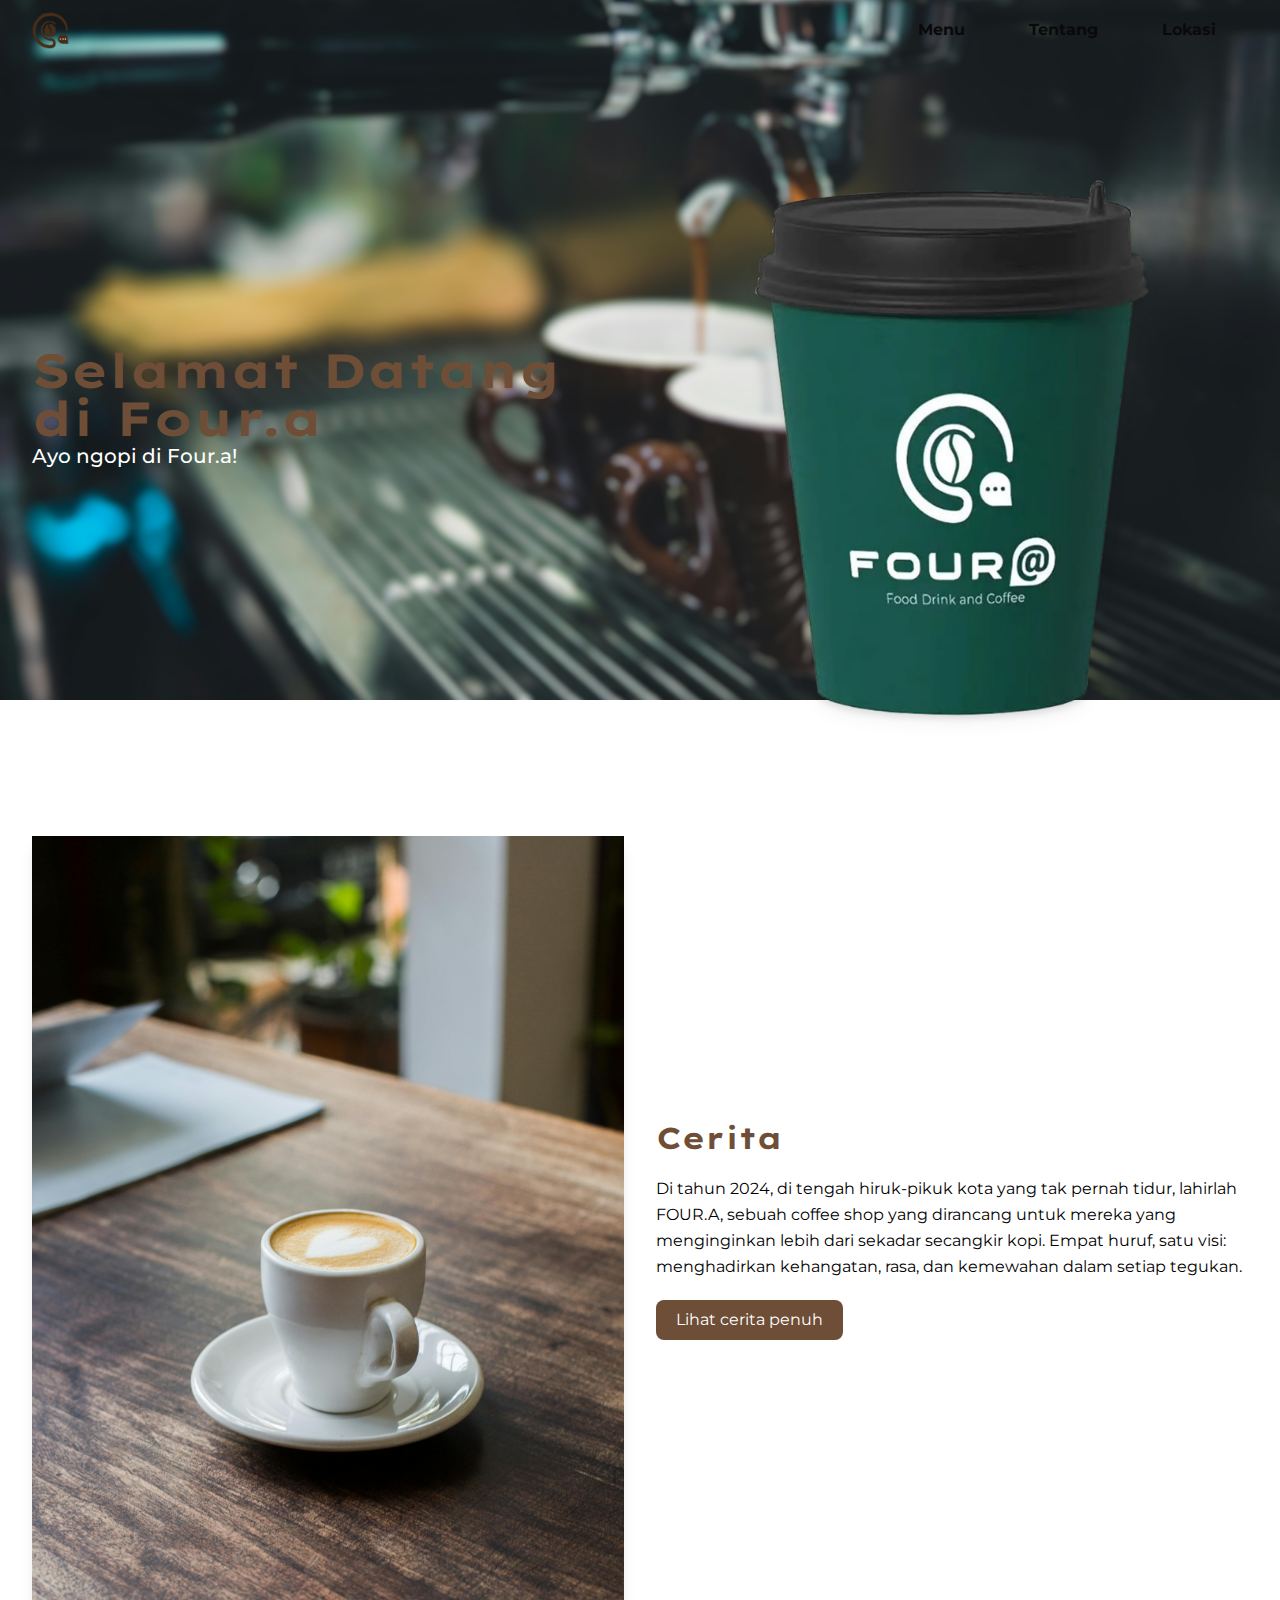
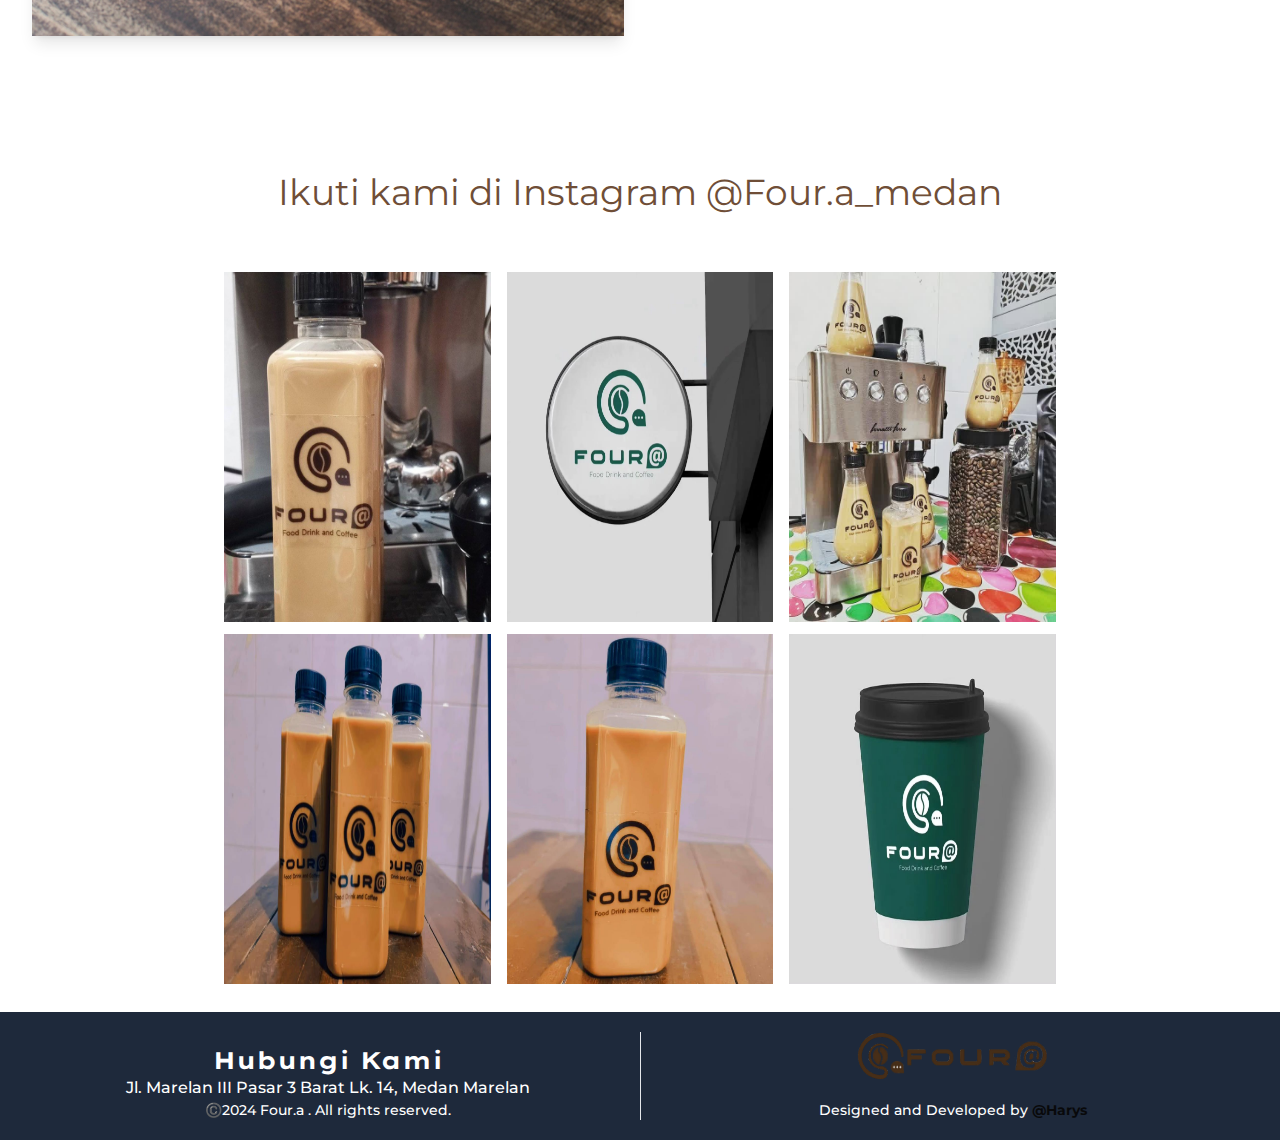
<file: index.html>
<!DOCTYPE html>
<html lang="en">
<head>
    <meta charset="UTF-8">
    <meta name="viewport" content="width=device-width, initial-scale=1.0">
    <title>Four.a</title>
    <link rel="icon" href="src/img/logo/logo.svg">

    <link rel="stylesheet" href="src/output.css">
</head>
<body class="scroll-smooth focus:scroll-auto">

    <header class="bg-transparent absolute top-0 left-0 w-full flex items-center z-10 h-[70px] lg:h-[60px]">
        <div class="container">
            <div class="flex items-center justify-between relative">
                <div class="px-4">
                    <a href="#home" >
                        <img src="src/img/logo/logo.svg" alt="" class="h-[85px] py-6">
                    </a>
                </div>
                <div class="flex items-center justify-center px-4">
                    <button id="ham" name="ham" type="button" class="block absolute right-4 lg:hidden">
                        <span class="hamline transition duration-300 ease-in-out origin-top-right"></span>
                        <span class="hamline transition duration-300 ease-in-out"></span>
                        <span class="hamline transition duration-300 ease-in-out origin-bottom-right"></span>
                    </button>

                    <nav id="navmenu" class="hidden absolute py-3 bg-white shadow-lg rounded-lg max-w-[170px] w-full right-4 top-full lg:block lg:static lg:bg-transparent lg:max-w-full lg:shadow-none lg:rounded-none">
                        <ul class="block lg:flex ">
                            <li class="group">
                                <a href="menu.html" class="font-bold font-isi text-isi py-2 mx-8 flex group-hover:text-blue-400 transition-all duration-200 ease-linear">Menu</a>
                            </li>

                            <li class="group">
                                <a href="about.html" class="font-bold font-isi text-isi py-2 mx-8 flex group-hover:text-blue-400 transition-all duration-200 ease-linear">Tentang</a>
                            </li>

                            <li class="group">
                                <a href="locat.html" class="font-bold font-isi text-isi py-2 mx-8 flex group-hover:text-blue-400 transition-all duration-200 ease-linear">Lokasi</a>
                            </li>
                        </ul>
                    </nav>

                </div>
            </div>
        </div>
    </header>

    <section id="hero" class="pt-32  bg-cover bg-no-repeat bg-center h-[700px] lg:pt-28" style="background-image: url(src/img/back/heroback.jpg);">
        <div class="container">
            <div class="flex flex-wrap">

                <div class="w-full self-center px-4 lg:w-1/2 hidden lg:block">
                    <h1 class=" font-bold font-jdl text-judul text-2xl lg:text-5xl"> Selamat Datang di Four.a</h1>
                    <h2 class="mb-10 font-medium font-isi text-white text-lg lg:text-xl">Ayo ngopi di Four.a!</h2>


                </div>

                    <div class="w-full self-end px-4 lg:w-1/2 ">
                        <div class="mt-10">
                            <img src="src/img/logo/mockup.svg" alt="mockup" 
                            class="drop-shadow-lg">
                        </div>
                    </div>

                    <div class="w-full text-center self-center px-4 lg:w-1/2 lg:hidden">
                        <h1 class=" font-bold font-jdl text-judul text-3xl lg:text-5xl"> Selamat Datang di Four.a</h1>
                        <h2 class="mb-10 font-medium font-isi text-white text-lg lg:text-xl">Ayo ngopi di FOUR.A!</h2>
                    </div>

            </div>
        </div>
    </section>

    <section class="pt-10 lg:pt-24">
        <div class="container">
            <div class="flex flex-wrap">

                <div class="w-full lg:float-right self-center px-4 lg:w-1/2 ">
                    <div class="mt-10">
                        <img src="src/img/tes.jpg" alt="mockup" 
                        class="shadow-lg lg:h-[800px] ">
                    </div>
                </div>

                <div class="w-full text-center self-center px-4 lg:w-1/2">
                    <h1 class="text-left font-jdl text-3xl font-bold text-judul pt-7 ">Cerita </h1>
                    <p class="pt-5 font-isi text-left text-base leading-relaxed">Di tahun 2024, di tengah hiruk-pikuk kota yang tak pernah tidur, lahirlah FOUR.A, sebuah coffee shop yang dirancang untuk mereka yang menginginkan lebih dari sekadar secangkir kopi. Empat huruf, satu visi: menghadirkan kehangatan, rasa, dan kemewahan dalam setiap tegukan. 
                    </p>

                    <a href="about.html" class="text-white font-isi bg-judul text-base mt-5 py-2 px-5 
                                    rounded-lg hover:shadow-lg hover:bg-btnshad transition duration-200 ease-linear
                                    float-left">
                                    
                                    Lihat cerita penuh
                    </a>
                </div>

            </div>
        </div>
    </section>

     <section class="pt-24 lg:pt-24 ">
        <div class="container ">
            <div class="flex flex-wrap">
                <div class="w-full px-6">
                    <h1 class=" text-center font-isi text-4xl   text-judul py-10">Ikuti kami di Instagram <a href="https://www.instagram.com/four.a_medan/">@Four.a_medan</a></h1>
                </div>

                <div class="w-full columns-2 lg:columns-3 md:columns-3 lg:px-52 my-5 px-2">
                    <img src="src/img/ig/1.jpg" alt="" class="h-[200px] w-[200px] lg:h-[350px] lg:w-[350px]">
                    <img src="src/img/ig/3.jpg" alt="" class="h-[200px] w-[200px] mt-3 lg:h-[350px] lg:w-[350px]">
                    <img src="src/img/ig/4.jpg" alt="" class="h-[200px] w-[200px] mt-3 lg:h-[350px] lg:w-[350px]">
                    <img src="src/img/ig/5.jpg" alt="" class="h-[200px] w-[200px] mt-3 lg:h-[350px] lg:w-[350px]">
                    <img src="src/img/ig/6.jpg" alt="" class="h-[200px] w-[200px] mt-3 lg:h-[350px] lg:w-[350px]">
                    <img src="src/img/ig/7.jpg" alt="" class="h-[200px] w-[200px] mt-3 lg:h-[350px] lg:w-[350px]">

                    


                </div>
            </div>
        </div>
    </section>               

    <footer class="bg-slate-800 pt-5 md:pt-5">
            <div class="container">
                <div class="flex flex-wrap">
                    <div class="w-full px-4 mb-5 text-white font-medium md:w-1/2 text-center">
                        <h2 class="font-bold font-jdl text-2xl text-white mt-3">Hubungi Kami</h2>
                        <p class="font-isi">Jl. Marelan III Pasar 3 Barat Lk. 14, Medan Marelan</p>
                        <p class="font-medium font-isi text-sm text-white text-center hidden lg:block">©️2024 Four.a . All rights reserved. </p>
                    </div>
                    
                    <div class="w-full px-4 mb-5 md:border-l  md:w-1/2">
                        <div class="h-12 flex items-center justify-center mb-5">
                            <img src="src/img/logo/logo.svg" alt="" class="h-12">
                            <img src="src/img/logo/logo text.svg" alt="" class="h-36">
                        </div>
                        <p class="font-medium text-sm font-isi text-white text-center lg:hidden">©️2024 Four.a . All rights reserved. </p>
                        <p class="font-medium text-sm font-isi text-white text-center">Designed and Developed by <a href="https://www.instagram.com/harys_rusty/" class="text-isi font-bold">@Harys</a></p>
                    </div>
                </div>
            </div>
    </footer>
    



    <script src="src/js/script.js"></script>
</body>
</html>
</file>
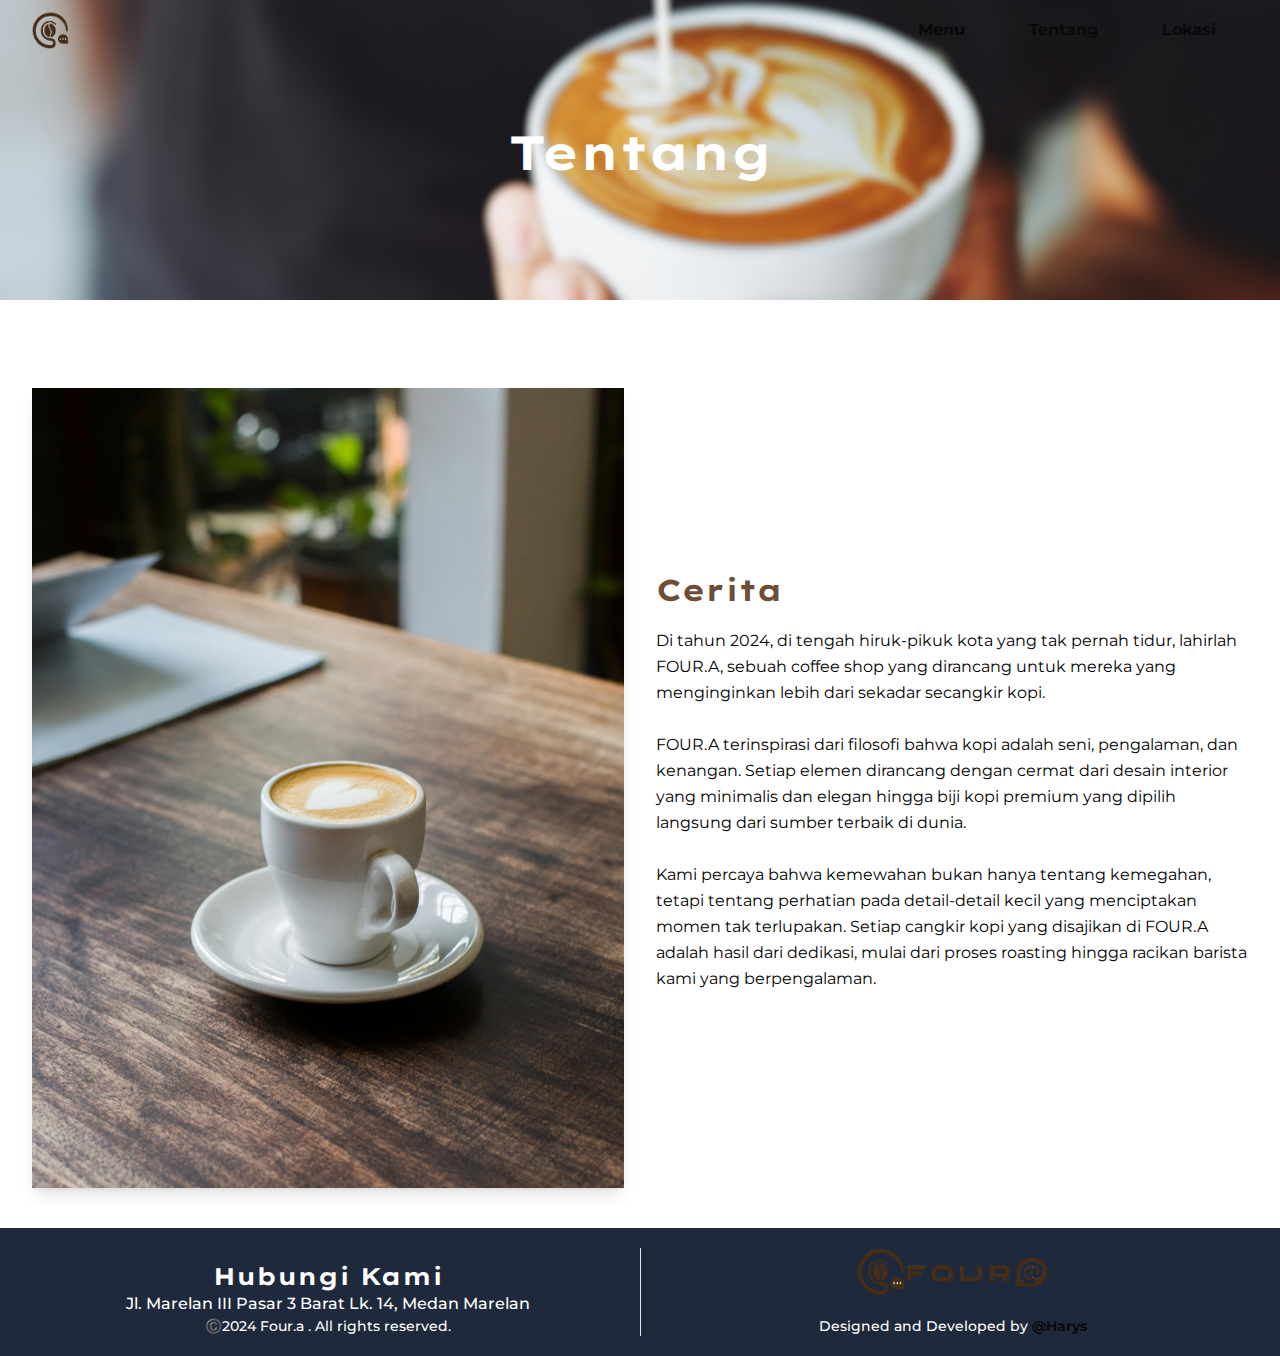
<file: about.html>
<!DOCTYPE html>
<html lang="en">
<head >
    <meta charset="UTF-8">
    <meta name="viewport" content="width=device-width, initial-scale=1.0">
    <title>Four.a - Tentang</title>
    <link rel="icon" href="src/img/logo/logo.svg">

    <link rel="stylesheet" href="src/output.css">
</head>
<body class="scroll-smooth focus:scroll-auto">
    
    <header class="bg-transparent absolute top-0 left-0 w-full flex items-center z-10 h-[70px] lg:h-[60px]">
        <div class="container">
            <div class="flex items-center justify-between relative">
                <div class="px-4">
                    <a href="index.html" >
                        <img src="src/img/logo/logo.svg" alt="" class="h-[85px] py-6">
                    </a>
                </div>
                <div class="flex items-center justify-center px-4">
                    <button id="ham" name="ham" type="button" class="block absolute right-4 lg:hidden">
                        <span class="hamline transition duration-300 ease-in-out origin-top-right"></span>
                        <span class="hamline transition duration-300 ease-in-out"></span>
                        <span class="hamline transition duration-300 ease-in-out origin-bottom-right"></span>
                    </button>

                    <nav id="navmenu" class="hidden absolute py-3 bg-white shadow-lg rounded-lg max-w-[170px] w-full right-4 top-full lg:block lg:static lg:bg-transparent lg:max-w-full lg:shadow-none lg:rounded-none">
                        <ul class="block lg:flex ">
                            <li class="group">
                                <a href="menu.html" class="font-bold font-isi text-isi py-2 mx-8 flex group-hover:text-blue-400 transition-all duration-200 ease-linear">Menu</a>
                            </li>

                            <li class="group">
                                <a href="about.html" class="font-bold font-isi text-isi py-2 mx-8 flex group-hover:text-blue-400 transition-all duration-200 ease-linear">Tentang</a>
                            </li>

                            <li class="group">
                                <a href="locat.html" class="font-bold font-isi text-isi py-2 mx-8 flex group-hover:text-blue-400 transition-all duration-200 ease-linear">Lokasi</a>
                            </li>
                        </ul>
                    </nav>

                </div>
            </div>
        </div>
    </header>

    <section id="hero" class="pt-28 bg-cover bg-no-repeat bg-center h-[200px] lg:h-[300px] lg:pt-32" style="background-image: url(src/img/back/heroabot.jpg);">
        <div class="container">
            <div class="flex flex-wrap">


                    <div class="w-full text-center self-center px-4 ">
                        <h1 class=" font-bold font-jdl text-white text-3xl lg:text-5xl">Tentang</h1>
                               
                    </div>

            </div>
        </div>
    </section>

    <section class=" lg:pt-12">
        <div class="container">
            <div class="flex flex-wrap">

                <div class="w-full lg:float-right self-center px-4 lg:w-1/2 ">
                    <div class="mt-10">
                        <img src="src/img/tes.jpg" alt="mockup" 
                        class="shadow-lg lg:h-[800px] ">
                    </div>
                </div>

                <div class="w-full text-center self-center px-4 lg:w-1/2">
                    <h1 class=" text-left text-3xl font-bold font-jdl text-judul pt-7 ">Cerita </h1>
                    <p class="pt-5 font-isi text-left text-base leading-relaxed">Di tahun 2024, di tengah hiruk-pikuk kota yang tak pernah tidur, lahirlah FOUR.A, sebuah coffee shop yang dirancang untuk mereka yang menginginkan lebih dari sekadar secangkir kopi.
                        <br><br>
                        FOUR.A terinspirasi dari filosofi bahwa kopi adalah seni, pengalaman, dan kenangan. Setiap elemen dirancang dengan cermat dari desain interior yang minimalis dan elegan hingga biji kopi premium yang dipilih langsung dari sumber terbaik di dunia.
                        <br><br>
                        Kami percaya bahwa kemewahan bukan hanya tentang kemegahan, tetapi tentang perhatian pada detail-detail kecil yang menciptakan momen tak terlupakan. Setiap cangkir kopi yang disajikan di FOUR.A adalah hasil dari dedikasi, mulai dari proses roasting hingga racikan barista kami yang berpengalaman.
                        

                    
                    </p>

                </div>

            </div>
        </div>
    </section>

    <footer class="mt-10 bg-slate-800 pt-5 md:pt-5">
        <div class="container">
            <div class="flex flex-wrap">
                <div class="w-full px-4 mb-5 text-white font-medium md:w-1/2 text-center">
                    <h2 class="font-bold text-2xl font-jdl text-white mt-3">Hubungi Kami</h2>
                    <p class="font-isi">Jl. Marelan III Pasar 3 Barat Lk. 14, Medan Marelan</p>
                    <p class="font-medium  font-isi text-sm text-white text-center hidden lg:block">©️2024 Four.a . All rights reserved. </p>
                </div>
                
                <div class="w-full px-4 mb-5 md:border-l  md:w-1/2">
                    <div class="h-12 flex items-center justify-center mb-5">
                        <img src="src/img/logo/logo.svg" alt="" class="h-12">
                        <img src="src/img/logo/logo text.svg" alt="" class="h-36">
                    </div>
                    <p class="font-medium font-isi text-sm text-white text-center lg:hidden">©️2024 Four.a . All rights reserved. </p>
                    <p class="font-medium font-isi text-sm text-white text-center">Designed and Developed by <a href="https://www.instagram.com/harys_rusty/" class="text-isi font-bold">@Harys</a></p>
                </div>
            </div>
        </div>
    </footer>

    <script src="src/js/script.js"></script>
</body>
</html>
</file>
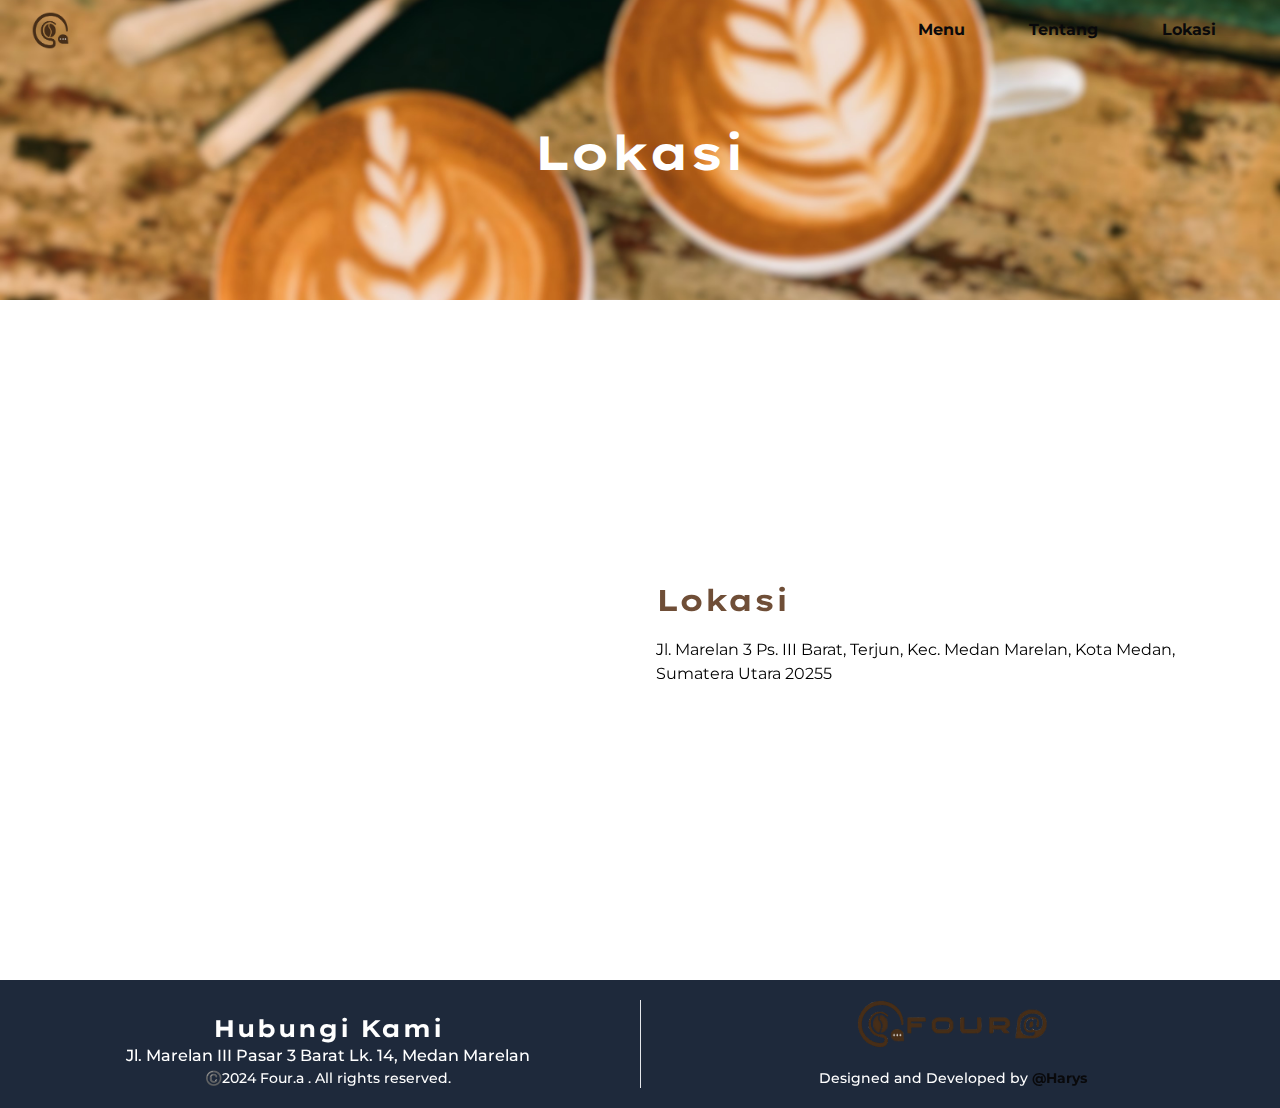
<file: locat.html>
<!DOCTYPE html>
<html lang="en">
<head>
    <meta charset="UTF-8">
    <meta name="viewport" content="width=device-width, initial-scale=1.0">
    <title>Four.a - Lokasi</title>
    <link rel="icon" href="src/img/logo/logo.svg">

    <link rel="stylesheet" href="src/output.css">
</head>
<body class="scroll-smooth focus:scroll-auto">
    
    <header class="bg-transparent absolute top-0 left-0 w-full flex items-center z-10 h-[70px] lg:h-[60px]">
        <div class="container">
            <div class="flex items-center justify-between relative">
                <div class="px-4">
                    <a href="index.html" >
                        <img src="src/img/logo/logo.svg" alt="" class="h-[85px] py-6">
                    </a>
                </div>
                <div class="flex items-center justify-center px-4">
                    <button id="ham" name="ham" type="button" class="block absolute right-4 lg:hidden">
                        <span class="hamline transition duration-300 ease-in-out origin-top-right"></span>
                        <span class="hamline transition duration-300 ease-in-out"></span>
                        <span class="hamline transition duration-300 ease-in-out origin-bottom-right"></span>
                    </button>

                    <nav id="navmenu" class="hidden absolute py-3 bg-white shadow-lg rounded-lg max-w-[170px] w-full right-4 top-full lg:block lg:static lg:bg-transparent lg:max-w-full lg:shadow-none lg:rounded-none">
                        <ul class="block lg:flex ">
                            <li class="group">
                                <a href="menu.html" class="font-bold font-isi text-isi py-2 mx-8 flex group-hover:text-blue-400 transition-all duration-200 ease-linear">Menu</a>
                            </li>

                            <li class="group">
                                <a href="about.html" class="font-bold font-isi text-isi py-2 mx-8 flex group-hover:text-blue-400 transition-all duration-200 ease-linear">Tentang</a>
                            </li>

                            <li class="group">
                                <a href="locat.html" class="font-bold font-isi text-isi py-2 mx-8 flex group-hover:text-blue-400 transition-all duration-200 ease-linear">Lokasi</a>
                            </li>
                        </ul>
                    </nav>

                </div>
            </div>
        </div>
    </header>

    <section id="hero" class="pt-28 bg-cover bg-no-repeat bg-center h-[200px] lg:h-[300px] lg:pt-32" style="background-image: url(src/img/back/herocont.jpg);">
        <div class="container">
            <div class="flex flex-wrap">


                    <div class="w-full text-center self-center px-4 ">
                        <h1 class=" font-bold text-white text-3xl font-jdl lg:text-5xl">Lokasi</h1>
                               
                    </div>

            </div>
        </div>
    </section>

    <section class="">
        <div class="container">
            <div class="flex flex-wrap">

                <div class="w-full self-center px-4 lg:w-1/2 ">
                    <div class=" mt-10 ">
                        <iframe class="hidden lg:block " src="https://www.google.com/maps/embed?pb=!1m18!1m12!1m3!1d1990.7476037170156!2d98.64305963967284!3d3.701514800000001!2m3!1f0!2f0!3f0!3m2!1i1024!2i768!4f13.1!3m3!1m2!1s0x3036d2b34e43ff97%3A0xb60562988b46c9fe!2sJl.%20Marelan%203%20Ps.%20III%20Barat%2C%20Terjun%2C%20Kec.%20Medan%20Marelan%2C%20Kota%20Medan%2C%20Sumatera%20Utara%2020255!5e0!3m2!1sid!2sid!4v1735787426473!5m2!1sid!2sid" width="700" height="600" style="border:0;" allowfullscreen="" loading="lazy" referrerpolicy="no-referrer-when-downgrade"></iframe>
                        <iframe class="lg:hidden" src="https://www.google.com/maps/embed?pb=!1m14!1m12!1m3!1d837.0061986927942!2d98.64419310078476!3d3.701581595447803!2m3!1f0!2f0!3f0!3m2!1i1024!2i768!4f13.1!5e0!3m2!1sid!2sid!4v1735786637468!5m2!1sid!2sid" width="320" height="300" style="border:0;" allowfullscreen="" loading="lazy" referrerpolicy="no-referrer-when-downgrade">cdasdaa</iframe>
                        
                    </div>
                </div>

                <div class="w-full text-center self-center px-4 lg:w-1/2">
                    <h1 class="text-left text-3xl font-jdl font-bold text-judul pt-7 ">Lokasi</h1>
                    <p class="pt-5 text-left text-base font-isi ">Jl. Marelan 3 Ps. III Barat, Terjun, Kec. Medan Marelan, Kota Medan, Sumatera Utara 20255
                    </p>


                </div>

            </div>
        </div>
    </section>

    <footer class="mt-10 bg-slate-800 pt-5 md:pt-5">
        <div class="container">
            <div class="flex flex-wrap">
                <div class="w-full px-4 mb-5 text-white font-medium md:w-1/2 text-center">
                    <h2 class="font-bold font-jdl text-2xl text-white mt-3">Hubungi Kami</h2>
                    <p class="font-isi">Jl. Marelan III Pasar 3 Barat Lk. 14, Medan Marelan</p>
                    <p class="font-medium font-isi text-sm text-white text-center hidden lg:block">©️2024 Four.a . All rights reserved. </p>
                </div>
                
                <div class="w-full px-4 mb-5 md:border-l  md:w-1/2">
                    <div class="h-12 flex items-center justify-center mb-5">
                        <img src="src/img/logo/logo.svg" alt="" class="h-12">
                        <img src="src/img/logo/logo text.svg" alt="" class="h-36">
                    </div>
                    <p class="font-medium text-sm font-isi text-white text-center lg:hidden">©️2024 Four.a . All rights reserved. </p>
                    <p class="font-medium text-sm font-isi text-white text-center">Designed and Developed by <a href="https://www.instagram.com/harys_rusty/" class="text-isi font-bold">@Harys</a></p>
                </div>
            </div>
        </div>
    </footer>

    <script src="src/js/script.js"></script>
</body>
</html>
</file>
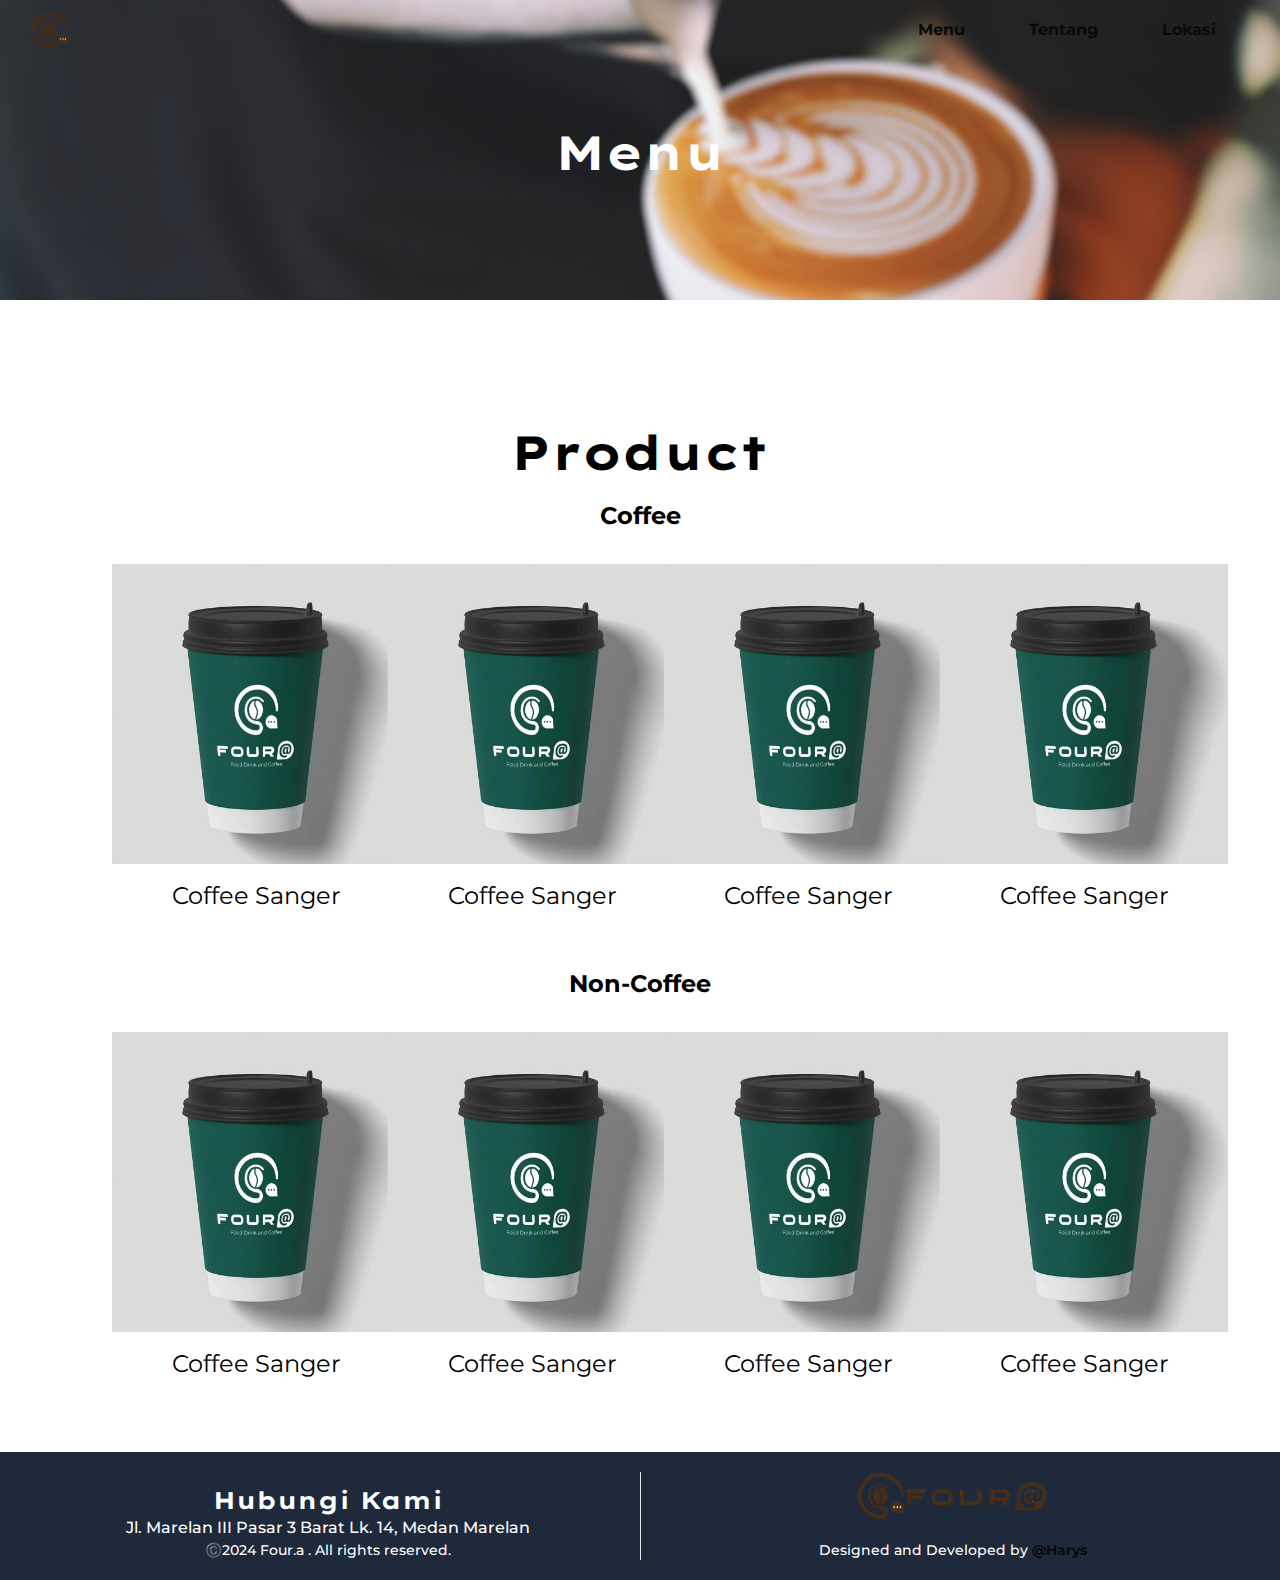
<file: menu.html>
<!DOCTYPE html>
<html lang="en">
<head>
    <meta charset="UTF-8">
    <meta name="viewport" content="width=device-width, initial-scale=1.0">
    <title>Four.a - Menu</title>
    <link rel="icon" href="src/img/logo/logo.svg">

    <link rel="stylesheet" href="src/output.css">
</head>
<body class="scroll-smooth focus:scroll-auto">
    
    <header class="bg-transparent absolute top-0 left-0 w-full flex items-center z-10 h-[70px] lg:h-[60px]">
        <div class="container">
            <div class="flex items-center justify-between relative">
                <div class="px-4">
                    <a href="index.html" >
                        <img src="src/img/logo/logo.svg" alt="" class="h-[85px] py-6">
                    </a>
                </div>
                <div class="flex items-center justify-center px-4">
                    <button id="ham" name="ham" type="button" class="block absolute right-4 lg:hidden">
                        <span class="hamline transition duration-300 ease-in-out origin-top-right"></span>
                        <span class="hamline transition duration-300 ease-in-out"></span>
                        <span class="hamline transition duration-300 ease-in-out origin-bottom-right"></span>
                    </button>

                    <nav id="navmenu" class="hidden absolute py-3 bg-white shadow-lg rounded-lg max-w-[170px] w-full right-4 top-full lg:block lg:static lg:bg-transparent lg:max-w-full lg:shadow-none lg:rounded-none">
                        <ul class="block lg:flex ">
                            <li class="group">
                                <a href="menu.html" class="font-bold font-isi text-isi py-2 mx-8 flex group-hover:text-blue-400 transition-all duration-200 ease-linear">Menu</a>
                            </li>

                            <li class="group">
                                <a href="about.html" class="font-bold font-isi text-isi py-2 mx-8 flex group-hover:text-blue-400 transition-all duration-200 ease-linear">Tentang</a>
                            </li>

                            <li class="group">
                                <a href="locat.html" class="font-bold font-isi text-isi py-2 mx-8 flex group-hover:text-blue-400 transition-all duration-200 ease-linear">Lokasi</a>
                            </li>
                        </ul>
                    </nav>

                </div>
            </div>
        </div>
    </header>

    <section id="hero" class="pt-28  bg-cover bg-no-repeat bg-center h-[200px] lg:h-[300px] lg:pt-32" style="background-image: url(src/img/back/heromenu.jpg);">
        <div class="container">
            <div class="flex flex-wrap">


                    <div class="w-full text-center self-center px-4 ">
                        <h1 class=" font-bold font-jdl text-white text-3xl lg:text-5xl"> Menu</h1>
                               
                    </div>

            </div>
        </div>
    </section>

    <section class="py-10 lg:pt-32">
        <div class="container">
            <div class="flex flex-wrap">

                <div class="w-full text-center self-center px-4">
                    <h1 class="font-bold font-jdl text-3xl lg:text-5xl">Product</h1>
                </div>

                <div class="w-full text-center px-4 pt-6">
                    <h1 class="font-isi font-bold text-2xl ">Coffee</h1>
                </div>


                <div class="w-full  columns-1 md:columns-2 lg:columns-4 self-center py-4 px-4 md:px-8 lg:px-20 ">
                    <div id="produk" data-category="cof" class="p-4 mr-4 text-center w-80 ">
                        <img src="src/img/ig/7.jpg" alt=""
                        class="h-[300px] w-[300px]">
                        <h1 class="font-isi text-2xl mt-4 ">Coffee Sanger</h1>
                    </div>

                    <div id="produk" data-category="cof" class="p-4 mr-4 text-center w-80 ">
                        <img src="src/img/ig/7.jpg" alt=""
                        class="h-[300px] w-[300px]">
                        <h1 class="font-isi text-2xl mt-4 ">Coffee Sanger</h1>
                    </div>

                    <div id="produk" data-category="ncof" class="p-4 mr-4 text-center w-80 ">
                        <img src="src/img/ig/7.jpg" alt=""
                        class="h-[300px] w-[300px]">
                        <h1 class="font-isi text-2xl mt-4 ">Coffee Sanger</h1>
                    </div>

                    <div id="produk" data-category="ncof" class="p-4 mr-4 text-center w-80 ">
                        <img src="src/img/ig/7.jpg" alt=""
                        class="h-[300px] w-[300px]">
                        <h1 class="font-isi text-2xl mt-4 ">Coffee Sanger</h1>
                    </div>
                </div>

                <div class="w-full text-center px-4 pt-6">
                    <h1 class="font-isi font-bold text-2xl ">Non-Coffee</h1>
                </div>


                <div class="w-full  columns-1 md:columns-2 lg:columns-4 self-center py-4 px-4 md:px-8 lg:px-20 ">
                    <div id="produk" data-category="cof" class="p-4 mr-4 text-center w-80 ">
                        <img src="src/img/ig/7.jpg" alt=""
                        class="h-[300px] w-[300px]">
                        <h1 class="font-isi text-2xl mt-4 ">Coffee Sanger</h1>
                    </div>

                    <div id="produk" data-category="cof" class="p-4  mr-4 text-center w-80 ">
                        <img src="src/img/ig/7.jpg" alt=""
                        class="h-[300px] w-[300px]">
                        <h1 class="font-isi text-2xl mt-4 ">Coffee Sanger</h1>
                    </div>

                    <div id="produk" data-category="ncof" class="p-4  mr-4 text-center w-80 ">
                        <img src="src/img/ig/7.jpg" alt=""
                        class="h-[300px] w-[300px]">
                        <h1 class="font-isi text-2xl mt-4 ">Coffee Sanger</h1>
                    </div>

                    <div id="produk" data-category="ncof" class="p-4  mr-4 text-center w-80 ">
                        <img src="src/img/ig/7.jpg" alt=""
                        class="h-[300px] w-[300px]">
                        <h1 class="font-isi text-2xl mt-4 ">Coffee Sanger</h1>
                    </div>
                </div>

            </div> 
        </div>
    </section>




    <footer class="bg-slate-800 pt-5 md:pt-5">
        <div class="container">
            <div class="flex flex-wrap">
                <div class="w-full px-4 mb-5 text-white font-medium md:w-1/2 text-center">
                    <h2 class="font-bold font-jdl text-2xl text-white mt-3">Hubungi Kami</h2>
                    <p class="font-isi">Jl. Marelan III Pasar 3 Barat Lk. 14, Medan Marelan</p>
                    <p class="font-medium font-isi text-sm text-white text-center hidden lg:block">©️2024 Four.a . All rights reserved. </p>
                </div>
                
                <div class="w-full px-4 mb-5 md:border-l  md:w-1/2">
                    <div class="h-12 flex items-center justify-center mb-5">
                        <img src="src/img/logo/logo.svg" alt="" class="h-12">
                        <img src="src/img/logo/logo text.svg" alt="" class="h-36">
                    </div>
                    <p class="font-medium font-isi text-sm text-white text-center lg:hidden">©️2024 Four.a . All rights reserved. </p>
                    <p class="font-medium font-isi text-sm text-white text-center">Designed and Developed by <a href="https://www.instagram.com/harys_rusty/" class="text-isi font-bold">@Harys</a></p>
                </div>
            </div>
        </div>
</footer>

    
    <script src="src/js/script.js"></script>
</body>
</html>
</file>
<file: src/output.css>
@import url('https://fonts.googleapis.com/css2?family=Lexend+Giga:wght@100..900&family=Montserrat:ital,wght@0,100..900;1,100..900&display=swap');

*, ::before, ::after{
  --tw-border-spacing-x: 0;
  --tw-border-spacing-y: 0;
  --tw-translate-x: 0;
  --tw-translate-y: 0;
  --tw-rotate: 0;
  --tw-skew-x: 0;
  --tw-skew-y: 0;
  --tw-scale-x: 1;
  --tw-scale-y: 1;
  --tw-pan-x:  ;
  --tw-pan-y:  ;
  --tw-pinch-zoom:  ;
  --tw-scroll-snap-strictness: proximity;
  --tw-gradient-from-position:  ;
  --tw-gradient-via-position:  ;
  --tw-gradient-to-position:  ;
  --tw-ordinal:  ;
  --tw-slashed-zero:  ;
  --tw-numeric-figure:  ;
  --tw-numeric-spacing:  ;
  --tw-numeric-fraction:  ;
  --tw-ring-inset:  ;
  --tw-ring-offset-width: 0px;
  --tw-ring-offset-color: #fff;
  --tw-ring-color: rgb(59 130 246 / 0.5);
  --tw-ring-offset-shadow: 0 0 #0000;
  --tw-ring-shadow: 0 0 #0000;
  --tw-shadow: 0 0 #0000;
  --tw-shadow-colored: 0 0 #0000;
  --tw-blur:  ;
  --tw-brightness:  ;
  --tw-contrast:  ;
  --tw-grayscale:  ;
  --tw-hue-rotate:  ;
  --tw-invert:  ;
  --tw-saturate:  ;
  --tw-sepia:  ;
  --tw-drop-shadow:  ;
  --tw-backdrop-blur:  ;
  --tw-backdrop-brightness:  ;
  --tw-backdrop-contrast:  ;
  --tw-backdrop-grayscale:  ;
  --tw-backdrop-hue-rotate:  ;
  --tw-backdrop-invert:  ;
  --tw-backdrop-opacity:  ;
  --tw-backdrop-saturate:  ;
  --tw-backdrop-sepia:  ;
  --tw-contain-size:  ;
  --tw-contain-layout:  ;
  --tw-contain-paint:  ;
  --tw-contain-style:  ;
}

::backdrop{
  --tw-border-spacing-x: 0;
  --tw-border-spacing-y: 0;
  --tw-translate-x: 0;
  --tw-translate-y: 0;
  --tw-rotate: 0;
  --tw-skew-x: 0;
  --tw-skew-y: 0;
  --tw-scale-x: 1;
  --tw-scale-y: 1;
  --tw-pan-x:  ;
  --tw-pan-y:  ;
  --tw-pinch-zoom:  ;
  --tw-scroll-snap-strictness: proximity;
  --tw-gradient-from-position:  ;
  --tw-gradient-via-position:  ;
  --tw-gradient-to-position:  ;
  --tw-ordinal:  ;
  --tw-slashed-zero:  ;
  --tw-numeric-figure:  ;
  --tw-numeric-spacing:  ;
  --tw-numeric-fraction:  ;
  --tw-ring-inset:  ;
  --tw-ring-offset-width: 0px;
  --tw-ring-offset-color: #fff;
  --tw-ring-color: rgb(59 130 246 / 0.5);
  --tw-ring-offset-shadow: 0 0 #0000;
  --tw-ring-shadow: 0 0 #0000;
  --tw-shadow: 0 0 #0000;
  --tw-shadow-colored: 0 0 #0000;
  --tw-blur:  ;
  --tw-brightness:  ;
  --tw-contrast:  ;
  --tw-grayscale:  ;
  --tw-hue-rotate:  ;
  --tw-invert:  ;
  --tw-saturate:  ;
  --tw-sepia:  ;
  --tw-drop-shadow:  ;
  --tw-backdrop-blur:  ;
  --tw-backdrop-brightness:  ;
  --tw-backdrop-contrast:  ;
  --tw-backdrop-grayscale:  ;
  --tw-backdrop-hue-rotate:  ;
  --tw-backdrop-invert:  ;
  --tw-backdrop-opacity:  ;
  --tw-backdrop-saturate:  ;
  --tw-backdrop-sepia:  ;
  --tw-contain-size:  ;
  --tw-contain-layout:  ;
  --tw-contain-paint:  ;
  --tw-contain-style:  ;
}

/*
! tailwindcss v3.4.17 | MIT License | https://tailwindcss.com
*/

/*
1. Prevent padding and border from affecting element width. (https://github.com/mozdevs/cssremedy/issues/4)
2. Allow adding a border to an element by just adding a border-width. (https://github.com/tailwindcss/tailwindcss/pull/116)
*/

*,
::before,
::after {
  box-sizing: border-box;
  /* 1 */
  border-width: 0;
  /* 2 */
  border-style: solid;
  /* 2 */
  border-color: #e5e7eb;
  /* 2 */
}

::before,
::after {
  --tw-content: '';
}

/*
1. Use a consistent sensible line-height in all browsers.
2. Prevent adjustments of font size after orientation changes in iOS.
3. Use a more readable tab size.
4. Use the user's configured `sans` font-family by default.
5. Use the user's configured `sans` font-feature-settings by default.
6. Use the user's configured `sans` font-variation-settings by default.
7. Disable tap highlights on iOS
*/

html,
:host {
  line-height: 1.5;
  /* 1 */
  -webkit-text-size-adjust: 100%;
  /* 2 */
  -moz-tab-size: 4;
  /* 3 */
  -o-tab-size: 4;
     tab-size: 4;
  /* 3 */
  font-family: ui-sans-serif, system-ui, sans-serif, "Apple Color Emoji", "Segoe UI Emoji", "Segoe UI Symbol", "Noto Color Emoji";
  /* 4 */
  font-feature-settings: normal;
  /* 5 */
  font-variation-settings: normal;
  /* 6 */
  -webkit-tap-highlight-color: transparent;
  /* 7 */
}

/*
1. Remove the margin in all browsers.
2. Inherit line-height from `html` so users can set them as a class directly on the `html` element.
*/

body {
  margin: 0;
  /* 1 */
  line-height: inherit;
  /* 2 */
}

/*
1. Add the correct height in Firefox.
2. Correct the inheritance of border color in Firefox. (https://bugzilla.mozilla.org/show_bug.cgi?id=190655)
3. Ensure horizontal rules are visible by default.
*/

hr {
  height: 0;
  /* 1 */
  color: inherit;
  /* 2 */
  border-top-width: 1px;
  /* 3 */
}

/*
Add the correct text decoration in Chrome, Edge, and Safari.
*/

abbr:where([title]) {
  -webkit-text-decoration: underline dotted;
          text-decoration: underline dotted;
}

/*
Remove the default font size and weight for headings.
*/

h1,
h2,
h3,
h4,
h5,
h6 {
  font-size: inherit;
  font-weight: inherit;
}

/*
Reset links to optimize for opt-in styling instead of opt-out.
*/

a {
  color: inherit;
  text-decoration: inherit;
}

/*
Add the correct font weight in Edge and Safari.
*/

b,
strong {
  font-weight: bolder;
}

/*
1. Use the user's configured `mono` font-family by default.
2. Use the user's configured `mono` font-feature-settings by default.
3. Use the user's configured `mono` font-variation-settings by default.
4. Correct the odd `em` font sizing in all browsers.
*/

code,
kbd,
samp,
pre {
  font-family: ui-monospace, SFMono-Regular, Menlo, Monaco, Consolas, "Liberation Mono", "Courier New", monospace;
  /* 1 */
  font-feature-settings: normal;
  /* 2 */
  font-variation-settings: normal;
  /* 3 */
  font-size: 1em;
  /* 4 */
}

/*
Add the correct font size in all browsers.
*/

small {
  font-size: 80%;
}

/*
Prevent `sub` and `sup` elements from affecting the line height in all browsers.
*/

sub,
sup {
  font-size: 75%;
  line-height: 0;
  position: relative;
  vertical-align: baseline;
}

sub {
  bottom: -0.25em;
}

sup {
  top: -0.5em;
}

/*
1. Remove text indentation from table contents in Chrome and Safari. (https://bugs.chromium.org/p/chromium/issues/detail?id=999088, https://bugs.webkit.org/show_bug.cgi?id=201297)
2. Correct table border color inheritance in all Chrome and Safari. (https://bugs.chromium.org/p/chromium/issues/detail?id=935729, https://bugs.webkit.org/show_bug.cgi?id=195016)
3. Remove gaps between table borders by default.
*/

table {
  text-indent: 0;
  /* 1 */
  border-color: inherit;
  /* 2 */
  border-collapse: collapse;
  /* 3 */
}

/*
1. Change the font styles in all browsers.
2. Remove the margin in Firefox and Safari.
3. Remove default padding in all browsers.
*/

button,
input,
optgroup,
select,
textarea {
  font-family: inherit;
  /* 1 */
  font-feature-settings: inherit;
  /* 1 */
  font-variation-settings: inherit;
  /* 1 */
  font-size: 100%;
  /* 1 */
  font-weight: inherit;
  /* 1 */
  line-height: inherit;
  /* 1 */
  letter-spacing: inherit;
  /* 1 */
  color: inherit;
  /* 1 */
  margin: 0;
  /* 2 */
  padding: 0;
  /* 3 */
}

/*
Remove the inheritance of text transform in Edge and Firefox.
*/

button,
select {
  text-transform: none;
}

/*
1. Correct the inability to style clickable types in iOS and Safari.
2. Remove default button styles.
*/

button,
input:where([type='button']),
input:where([type='reset']),
input:where([type='submit']) {
  -webkit-appearance: button;
  /* 1 */
  background-color: transparent;
  /* 2 */
  background-image: none;
  /* 2 */
}

/*
Use the modern Firefox focus style for all focusable elements.
*/

:-moz-focusring {
  outline: auto;
}

/*
Remove the additional `:invalid` styles in Firefox. (https://github.com/mozilla/gecko-dev/blob/2f9eacd9d3d995c937b4251a5557d95d494c9be1/layout/style/res/forms.css#L728-L737)
*/

:-moz-ui-invalid {
  box-shadow: none;
}

/*
Add the correct vertical alignment in Chrome and Firefox.
*/

progress {
  vertical-align: baseline;
}

/*
Correct the cursor style of increment and decrement buttons in Safari.
*/

::-webkit-inner-spin-button,
::-webkit-outer-spin-button {
  height: auto;
}

/*
1. Correct the odd appearance in Chrome and Safari.
2. Correct the outline style in Safari.
*/

[type='search'] {
  -webkit-appearance: textfield;
  /* 1 */
  outline-offset: -2px;
  /* 2 */
}

/*
Remove the inner padding in Chrome and Safari on macOS.
*/

::-webkit-search-decoration {
  -webkit-appearance: none;
}

/*
1. Correct the inability to style clickable types in iOS and Safari.
2. Change font properties to `inherit` in Safari.
*/

::-webkit-file-upload-button {
  -webkit-appearance: button;
  /* 1 */
  font: inherit;
  /* 2 */
}

/*
Add the correct display in Chrome and Safari.
*/

summary {
  display: list-item;
}

/*
Removes the default spacing and border for appropriate elements.
*/

blockquote,
dl,
dd,
h1,
h2,
h3,
h4,
h5,
h6,
hr,
figure,
p,
pre {
  margin: 0;
}

fieldset {
  margin: 0;
  padding: 0;
}

legend {
  padding: 0;
}

ol,
ul,
menu {
  list-style: none;
  margin: 0;
  padding: 0;
}

/*
Reset default styling for dialogs.
*/

dialog {
  padding: 0;
}

/*
Prevent resizing textareas horizontally by default.
*/

textarea {
  resize: vertical;
}

/*
1. Reset the default placeholder opacity in Firefox. (https://github.com/tailwindlabs/tailwindcss/issues/3300)
2. Set the default placeholder color to the user's configured gray 400 color.
*/

input::-moz-placeholder, textarea::-moz-placeholder {
  opacity: 1;
  /* 1 */
  color: #9ca3af;
  /* 2 */
}

input::placeholder,
textarea::placeholder {
  opacity: 1;
  /* 1 */
  color: #9ca3af;
  /* 2 */
}

/*
Set the default cursor for buttons.
*/

button,
[role="button"] {
  cursor: pointer;
}

/*
Make sure disabled buttons don't get the pointer cursor.
*/

:disabled {
  cursor: default;
}

/*
1. Make replaced elements `display: block` by default. (https://github.com/mozdevs/cssremedy/issues/14)
2. Add `vertical-align: middle` to align replaced elements more sensibly by default. (https://github.com/jensimmons/cssremedy/issues/14#issuecomment-634934210)
   This can trigger a poorly considered lint error in some tools but is included by design.
*/

img,
svg,
video,
canvas,
audio,
iframe,
embed,
object {
  display: block;
  /* 1 */
  vertical-align: middle;
  /* 2 */
}

/*
Constrain images and videos to the parent width and preserve their intrinsic aspect ratio. (https://github.com/mozdevs/cssremedy/issues/14)
*/

img,
video {
  max-width: 100%;
  height: auto;
}

/* Make elements with the HTML hidden attribute stay hidden by default */

[hidden]:where(:not([hidden="until-found"])) {
  display: none;
}

.container{
  width: 100%;
  margin-right: auto;
  margin-left: auto;
  padding-right: 16px;
  padding-left: 16px;
}

@media (min-width: 640px){
  .container{
    max-width: 640px;
  }
}

@media (min-width: 768px){
  .container{
    max-width: 768px;
  }
}

@media (min-width: 1024px){
  .container{
    max-width: 1024px;
  }
}

@media (min-width: 1280px){
  .container{
    max-width: 1280px;
  }
}

@media (min-width: 1536px){
  .container{
    max-width: 1536px;
  }
}

.absolute{
  position: absolute;
}

.relative{
  position: relative;
}

.left-0{
  left: 0px;
}

.right-4{
  right: 1rem;
}

.top-0{
  top: 0px;
}

.top-full{
  top: 100%;
}

.z-10{
  z-index: 10;
}

.float-left{
  float: left;
}

.mx-8{
  margin-left: 2rem;
  margin-right: 2rem;
}

.my-5{
  margin-top: 1.25rem;
  margin-bottom: 1.25rem;
}

.mb-10{
  margin-bottom: 2.5rem;
}

.mb-5{
  margin-bottom: 1.25rem;
}

.mr-4{
  margin-right: 1rem;
}

.mt-10{
  margin-top: 2.5rem;
}

.mt-3{
  margin-top: 0.75rem;
}

.mt-4{
  margin-top: 1rem;
}

.mt-5{
  margin-top: 1.25rem;
}

.block{
  display: block;
}

.flex{
  display: flex;
}

.hidden{
  display: none;
}

.h-12{
  height: 3rem;
}

.h-36{
  height: 9rem;
}

.h-\[200px\]{
  height: 200px;
}

.h-\[300px\]{
  height: 300px;
}

.h-\[700px\]{
  height: 700px;
}

.h-\[70px\]{
  height: 70px;
}

.h-\[85px\]{
  height: 85px;
}

.w-80{
  width: 20rem;
}

.w-\[200px\]{
  width: 200px;
}

.w-\[300px\]{
  width: 300px;
}

.w-full{
  width: 100%;
}

.max-w-\[170px\]{
  max-width: 170px;
}

.origin-bottom-right{
  transform-origin: bottom right;
}

.origin-top-right{
  transform-origin: top right;
}

.columns-1{
  -moz-columns: 1;
       columns: 1;
}

.columns-2{
  -moz-columns: 2;
       columns: 2;
}

.flex-wrap{
  flex-wrap: wrap;
}

.items-center{
  align-items: center;
}

.justify-center{
  justify-content: center;
}

.justify-between{
  justify-content: space-between;
}

.self-end{
  align-self: flex-end;
}

.self-center{
  align-self: center;
}

.rounded-lg{
  border-radius: 0.5rem;
}

.bg-judul{
  --tw-bg-opacity: 1;
  background-color: rgb(111 78 55 / var(--tw-bg-opacity, 1));
}

.bg-slate-800{
  --tw-bg-opacity: 1;
  background-color: rgb(30 41 59 / var(--tw-bg-opacity, 1));
}

.bg-transparent{
  background-color: transparent;
}

.bg-white{
  --tw-bg-opacity: 1;
  background-color: rgb(255 255 255 / var(--tw-bg-opacity, 1));
}

.bg-heroback{
  background-image: url('/src/img/back/heroback.jpg');
}

.bg-heromenu{
  background-image: url('/src/img/back/heromenu.jpg');
}

.bg-herocont{
  background-image: url('/src/img/back/herocont.jpg');
}

.bg-heroabot{
  background-image: url('/src/img/back/heroabot.jpg');
}

.bg-cover{
  background-size: cover;
}

.bg-center{
  background-position: center;
}

.bg-no-repeat{
  background-repeat: no-repeat;
}

.p-4{
  padding: 1rem;
}

.px-2{
  padding-left: 0.5rem;
  padding-right: 0.5rem;
}

.px-4{
  padding-left: 1rem;
  padding-right: 1rem;
}

.px-5{
  padding-left: 1.25rem;
  padding-right: 1.25rem;
}

.px-6{
  padding-left: 1.5rem;
  padding-right: 1.5rem;
}

.py-10{
  padding-top: 2.5rem;
  padding-bottom: 2.5rem;
}

.py-2{
  padding-top: 0.5rem;
  padding-bottom: 0.5rem;
}

.py-3{
  padding-top: 0.75rem;
  padding-bottom: 0.75rem;
}

.py-4{
  padding-top: 1rem;
  padding-bottom: 1rem;
}

.py-6{
  padding-top: 1.5rem;
  padding-bottom: 1.5rem;
}

.pt-10{
  padding-top: 2.5rem;
}

.pt-24{
  padding-top: 6rem;
}

.pt-28{
  padding-top: 7rem;
}

.pt-32{
  padding-top: 8rem;
}

.pt-5{
  padding-top: 1.25rem;
}

.pt-6{
  padding-top: 1.5rem;
}

.pt-7{
  padding-top: 1.75rem;
}

.text-left{
  text-align: left;
}

.text-center{
  text-align: center;
}

.font-isi{
  font-family: Montserrat;
}

.font-jdl{
  font-family: Lexend Giga;
}

.text-2xl{
  font-size: 1.5rem;
  line-height: 2rem;
}

.text-3xl{
  font-size: 1.875rem;
  line-height: 2.25rem;
}

.text-4xl{
  font-size: 2.25rem;
  line-height: 2.5rem;
}

.text-base{
  font-size: 1rem;
  line-height: 1.5rem;
}

.text-lg{
  font-size: 1.125rem;
  line-height: 1.75rem;
}

.text-sm{
  font-size: 0.875rem;
  line-height: 1.25rem;
}

.font-bold{
  font-weight: 700;
}

.font-medium{
  font-weight: 500;
}

.leading-relaxed{
  line-height: 1.625;
}

.text-isi{
  --tw-text-opacity: 1;
  color: rgb(9 9 11 / var(--tw-text-opacity, 1));
}

.text-judul{
  --tw-text-opacity: 1;
  color: rgb(111 78 55 / var(--tw-text-opacity, 1));
}

.text-white{
  --tw-text-opacity: 1;
  color: rgb(255 255 255 / var(--tw-text-opacity, 1));
}

.shadow-lg{
  --tw-shadow: 0 10px 15px -3px rgb(0 0 0 / 0.1), 0 4px 6px -4px rgb(0 0 0 / 0.1);
  --tw-shadow-colored: 0 10px 15px -3px var(--tw-shadow-color), 0 4px 6px -4px var(--tw-shadow-color);
  box-shadow: var(--tw-ring-offset-shadow, 0 0 #0000), var(--tw-ring-shadow, 0 0 #0000), var(--tw-shadow);
}

.drop-shadow-lg{
  --tw-drop-shadow: drop-shadow(0 10px 8px rgb(0 0 0 / 0.04)) drop-shadow(0 4px 3px rgb(0 0 0 / 0.1));
  filter: var(--tw-blur) var(--tw-brightness) var(--tw-contrast) var(--tw-grayscale) var(--tw-hue-rotate) var(--tw-invert) var(--tw-saturate) var(--tw-sepia) var(--tw-drop-shadow);
}

.transition{
  transition-property: color, background-color, border-color, text-decoration-color, fill, stroke, opacity, box-shadow, transform, filter, -webkit-backdrop-filter;
  transition-property: color, background-color, border-color, text-decoration-color, fill, stroke, opacity, box-shadow, transform, filter, backdrop-filter;
  transition-property: color, background-color, border-color, text-decoration-color, fill, stroke, opacity, box-shadow, transform, filter, backdrop-filter, -webkit-backdrop-filter;
  transition-timing-function: cubic-bezier(0.4, 0, 0.2, 1);
  transition-duration: 150ms;
}

.transition-all{
  transition-property: all;
  transition-timing-function: cubic-bezier(0.4, 0, 0.2, 1);
  transition-duration: 150ms;
}

.duration-200{
  transition-duration: 200ms;
}

.duration-300{
  transition-duration: 300ms;
}

.ease-in-out{
  transition-timing-function: cubic-bezier(0.4, 0, 0.2, 1);
}

.ease-linear{
  transition-timing-function: linear;
}

body {
  font-family : "Inter" ,sans-serif
}

.navbar-fixed{
  position: fixed;
  z-index: 9999;
  background-color: rgb(209 213 219 / var(--tw-bg-opacity, 1));
  --tw-bg-opacity: 0.4;
  --tw-backdrop-blur: blur(12px);
  -webkit-backdrop-filter: var(--tw-backdrop-blur) var(--tw-backdrop-brightness) var(--tw-backdrop-contrast) var(--tw-backdrop-grayscale) var(--tw-backdrop-hue-rotate) var(--tw-backdrop-invert) var(--tw-backdrop-opacity) var(--tw-backdrop-saturate) var(--tw-backdrop-sepia);
  backdrop-filter: var(--tw-backdrop-blur) var(--tw-backdrop-brightness) var(--tw-backdrop-contrast) var(--tw-backdrop-grayscale) var(--tw-backdrop-hue-rotate) var(--tw-backdrop-invert) var(--tw-backdrop-opacity) var(--tw-backdrop-saturate) var(--tw-backdrop-sepia);
  transition-property: all;
  transition-duration: 500ms;
  transition-timing-function: cubic-bezier(0.4, 0, 0.2, 1);
  box-shadow: inset 0 -1px 0 0 rgba(0,0,0, );
}

.hamline{
  margin-top: 0.5rem;
  margin-bottom: 0.5rem;
  display: block;
  height: 2px;
  width: 30px;
  border-radius: 9999px;
  --tw-bg-opacity: 1;
  background-color: rgb(0 0 0 / var(--tw-bg-opacity, 1));
}

.hamact > span:nth-child(1){
  --tw-rotate: -45deg;
  transform: translate(var(--tw-translate-x), var(--tw-translate-y)) rotate(var(--tw-rotate)) skewX(var(--tw-skew-x)) skewY(var(--tw-skew-y)) scaleX(var(--tw-scale-x)) scaleY(var(--tw-scale-y));
}

.hamact > span:nth-child(2){
  --tw-rotate: -180deg;
  --tw-scale-x: 0;
  --tw-scale-y: 0;
  transform: translate(var(--tw-translate-x), var(--tw-translate-y)) rotate(var(--tw-rotate)) skewX(var(--tw-skew-x)) skewY(var(--tw-skew-y)) scaleX(var(--tw-scale-x)) scaleY(var(--tw-scale-y));
}

.hamact > span:nth-child(3){
  --tw-rotate: 45deg;
  transform: translate(var(--tw-translate-x), var(--tw-translate-y)) rotate(var(--tw-rotate)) skewX(var(--tw-skew-x)) skewY(var(--tw-skew-y)) scaleX(var(--tw-scale-x)) scaleY(var(--tw-scale-y));
}

.hover\:bg-btnshad:hover{
  --tw-bg-opacity: 1;
  background-color: rgb(96 63 38 / var(--tw-bg-opacity, 1));
}

.hover\:shadow-lg:hover{
  --tw-shadow: 0 10px 15px -3px rgb(0 0 0 / 0.1), 0 4px 6px -4px rgb(0 0 0 / 0.1);
  --tw-shadow-colored: 0 10px 15px -3px var(--tw-shadow-color), 0 4px 6px -4px var(--tw-shadow-color);
  box-shadow: var(--tw-ring-offset-shadow, 0 0 #0000), var(--tw-ring-shadow, 0 0 #0000), var(--tw-shadow);
}

.group:hover .group-hover\:text-blue-400{
  --tw-text-opacity: 1;
  color: rgb(96 165 250 / var(--tw-text-opacity, 1));
}

@media (min-width: 768px){
  .md\:w-1\/2{
    width: 50%;
  }

  .md\:columns-2{
    -moz-columns: 2;
         columns: 2;
  }

  .md\:columns-3{
    -moz-columns: 3;
         columns: 3;
  }

  .md\:border-l{
    border-left-width: 1px;
  }

  .md\:px-8{
    padding-left: 2rem;
    padding-right: 2rem;
  }

  .md\:pt-5{
    padding-top: 1.25rem;
  }
}

@media (min-width: 1024px){
  .lg\:static{
    position: static;
  }

  .lg\:float-right{
    float: right;
  }

  .lg\:block{
    display: block;
  }

  .lg\:flex{
    display: flex;
  }

  .lg\:hidden{
    display: none;
  }

  .lg\:h-\[300px\]{
    height: 300px;
  }

  .lg\:h-\[350px\]{
    height: 350px;
  }

  .lg\:h-\[60px\]{
    height: 60px;
  }

  .lg\:h-\[800px\]{
    height: 800px;
  }

  .lg\:w-1\/2{
    width: 50%;
  }

  .lg\:w-\[350px\]{
    width: 350px;
  }

  .lg\:max-w-full{
    max-width: 100%;
  }

  .lg\:columns-3{
    -moz-columns: 3;
         columns: 3;
  }

  .lg\:columns-4{
    -moz-columns: 4;
         columns: 4;
  }

  .lg\:rounded-none{
    border-radius: 0px;
  }

  .lg\:bg-transparent{
    background-color: transparent;
  }

  .lg\:px-20{
    padding-left: 5rem;
    padding-right: 5rem;
  }

  .lg\:px-52{
    padding-left: 13rem;
    padding-right: 13rem;
  }

  .lg\:pt-12{
    padding-top: 3rem;
  }

  .lg\:pt-24{
    padding-top: 6rem;
  }

  .lg\:pt-28{
    padding-top: 7rem;
  }

  .lg\:pt-32{
    padding-top: 8rem;
  }

  .lg\:text-5xl{
    font-size: 3rem;
    line-height: 1;
  }

  .lg\:text-xl{
    font-size: 1.25rem;
    line-height: 1.75rem;
  }

  .lg\:shadow-none{
    --tw-shadow: 0 0 #0000;
    --tw-shadow-colored: 0 0 #0000;
    box-shadow: var(--tw-ring-offset-shadow, 0 0 #0000), var(--tw-ring-shadow, 0 0 #0000), var(--tw-shadow);
  }
}
</file>
